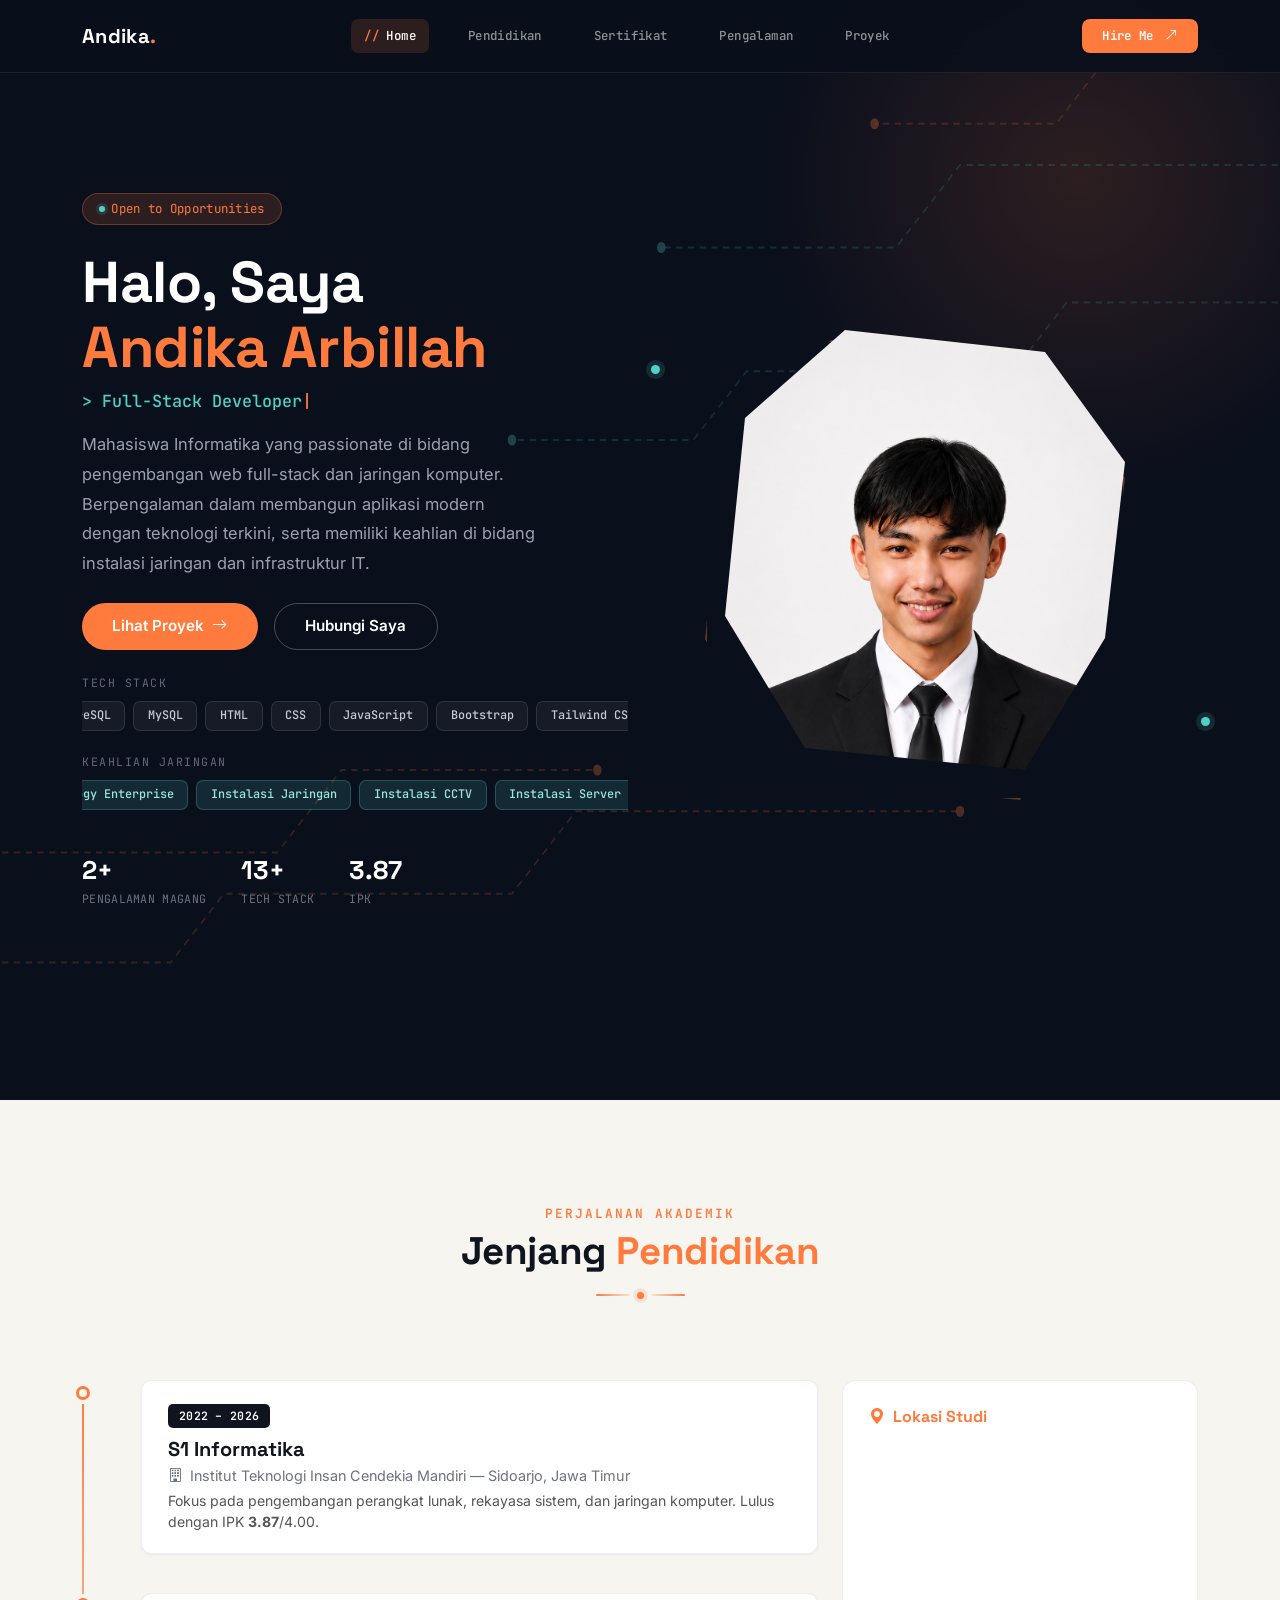
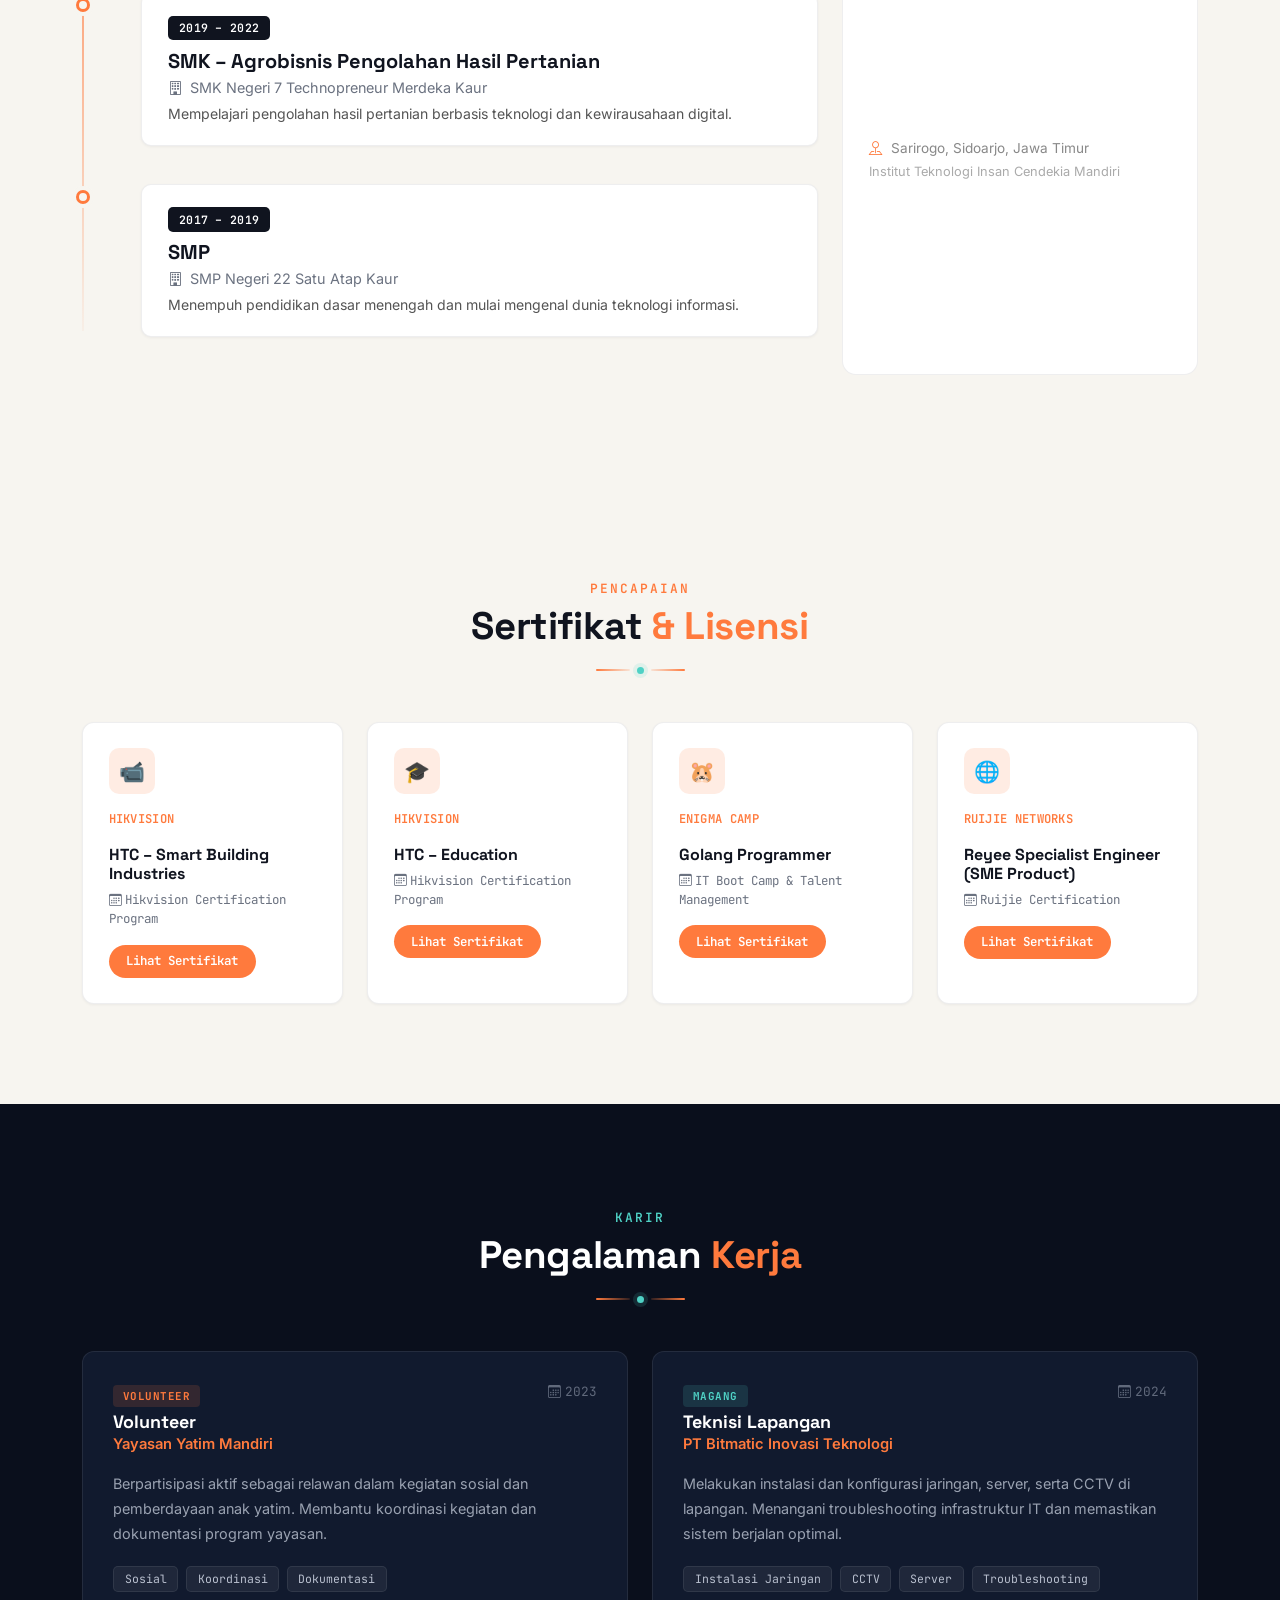
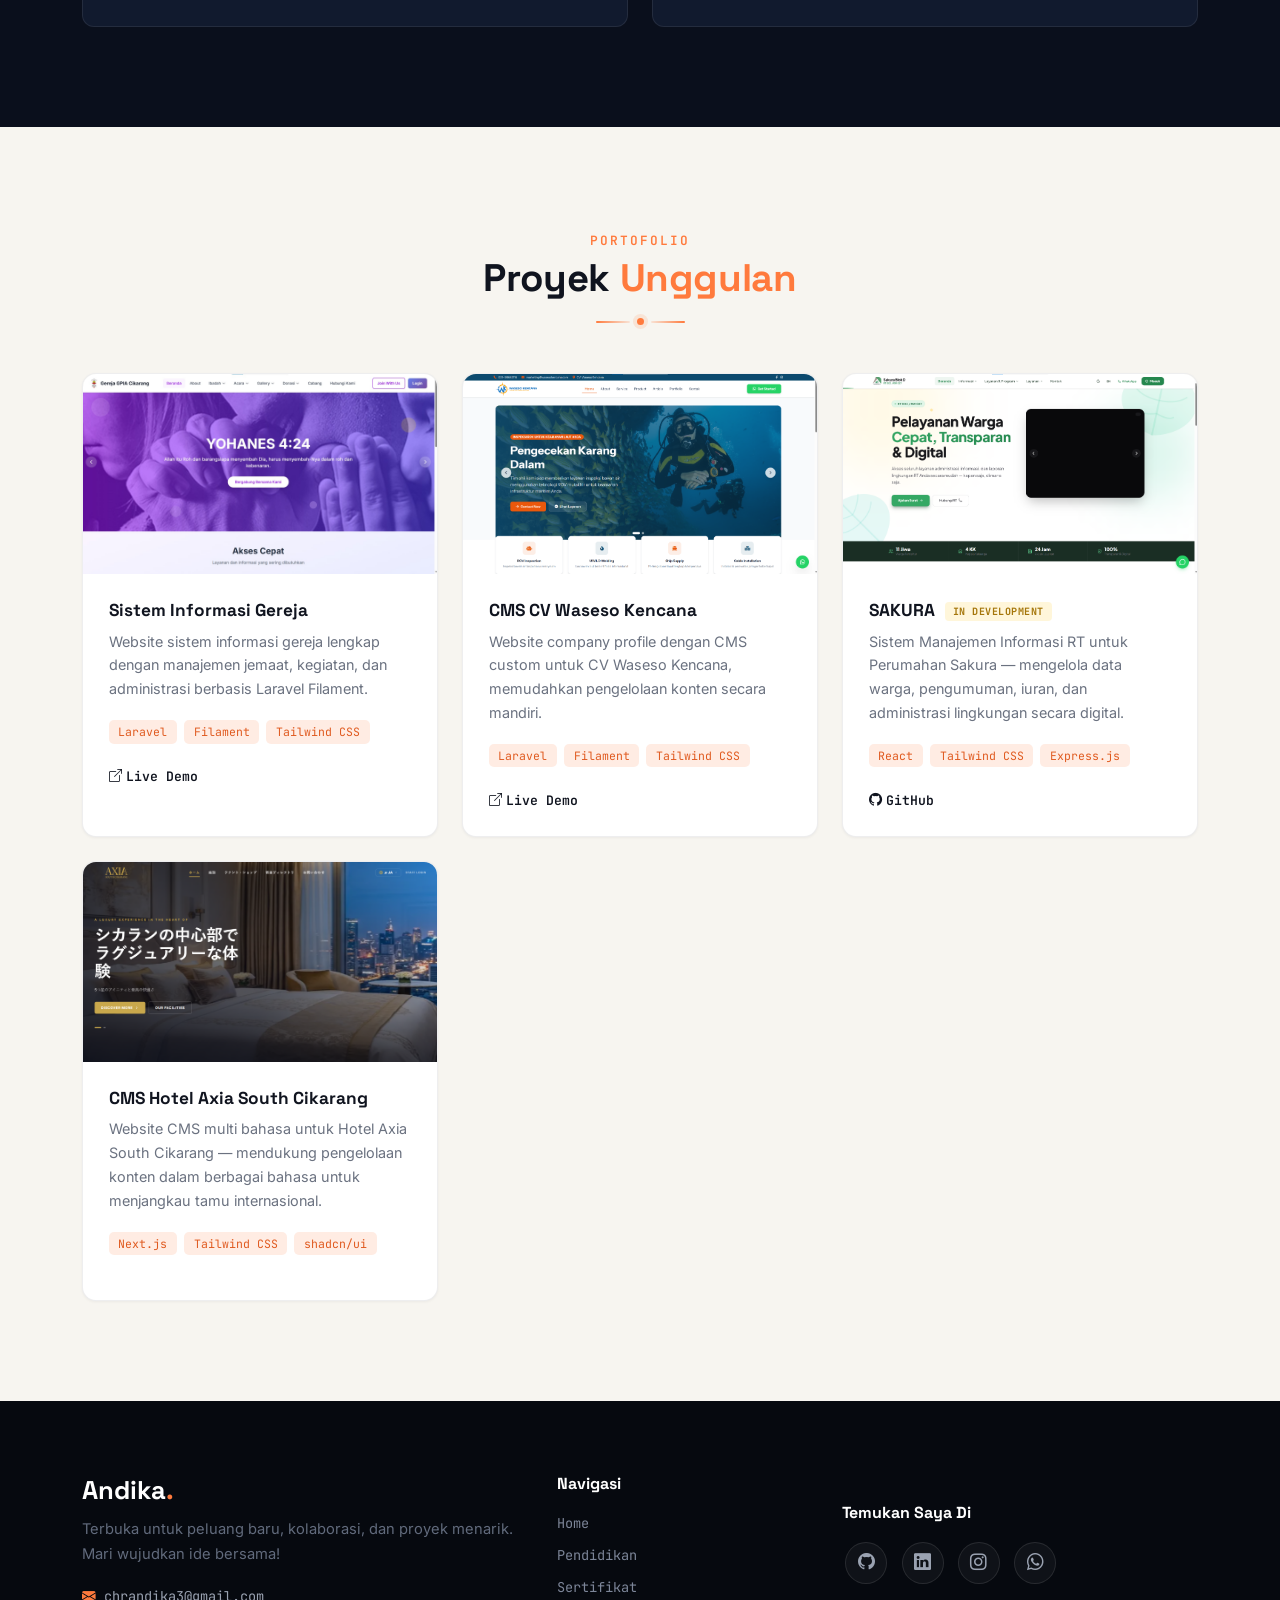
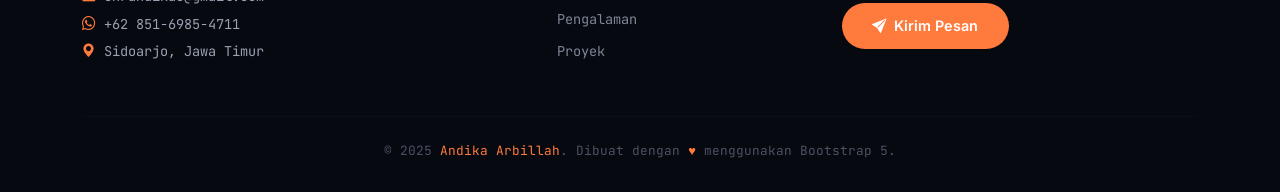
<file: index.html>
<!DOCTYPE html>
<html lang="id">
<head>
  <meta charset="UTF-8" />
  <meta name="viewport" content="width=device-width, initial-scale=1.0" />
  <title>Portfolio | Andika Arbillah</title>
  <link rel="preconnect" href="https://fonts.googleapis.com">
  <link rel="preconnect" href="https://fonts.gstatic.com" crossorigin>
  <link href="https://fonts.googleapis.com/css2?family=Space+Grotesk:wght@500;600;700&family=Inter:wght@400;500;600;700&family=JetBrains+Mono:wght@400;500;600;700&display=swap" rel="stylesheet">
  <link rel="stylesheet" href="https://cdn.jsdelivr.net/npm/bootstrap@5.3.3/dist/css/bootstrap.min.css" />
  <link rel="stylesheet" href="https://cdn.jsdelivr.net/npm/bootstrap-icons@1.11.3/font/bootstrap-icons.min.css" />
  <link rel="stylesheet" href="style.css" />
  <meta name="google-site-verification" content="7OQx11G2ajsdCFjYaMOAYIms66Ih3d9OBrdSCJm0bKQ" />
</head>
<body>

<!-- ── NAVBAR ── -->
<nav class="navbar navbar-expand-lg fixed-top">
  <div class="container">
    <a class="navbar-brand" href="#">Andika<span class="brand-dot">.</span></a>
    <button class="navbar-toggler border-0" type="button" data-bs-toggle="collapse" data-bs-target="#navMenu">
      <i class="bi bi-list text-white fs-3"></i>
    </button>
    <div class="collapse navbar-collapse" id="navMenu">
      <ul class="navbar-nav mx-auto gap-1">
        <li class="nav-item"><a class="nav-link" href="#hero">Home</a></li>
        <li class="nav-item"><a class="nav-link" href="#education">Pendidikan</a></li>
        <li class="nav-item"><a class="nav-link" href="#certificates">Sertifikat</a></li>
        <li class="nav-item"><a class="nav-link" href="#experience">Pengalaman</a></li>
        <li class="nav-item"><a class="nav-link" href="#projects">Proyek</a></li>
      </ul>
      <a href="#footer" class="nav-cta">Hire Me <i class="bi bi-arrow-up-right ms-1"></i></a>
    </div>
  </div>
</nav>

<!-- ── HERO ── -->
<section id="hero">

  <!-- Signature: circuit-trace background, echoes the network topologies he installs -->
  <svg class="hero-circuit-bg" viewBox="0 0 1200 800" preserveAspectRatio="none" aria-hidden="true">
    <path class="trace" d="M -20 620 H 260 L 320 560 H 560" />
    <path class="trace" d="M -20 700 H 160 L 210 650 H 480 L 540 590 H 900" />
    <path class="trace cy" d="M 1220 120 H 900 L 840 180 H 620" />
    <path class="trace cy" d="M 1220 220 H 1000 L 950 270 H 700 L 650 320 H 480" />
    <path class="trace" d="M 1220 40 H 1040 L 990 90 H 820" />
    <circle class="node" cx="560" cy="560" r="4" />
    <circle class="node" cx="900" cy="590" r="4" />
    <circle class="node cy" cx="620" cy="180" r="4" />
    <circle class="node cy" cx="480" cy="320" r="4" />
    <circle class="node" cx="820" cy="90" r="4" />
  </svg>

  <div class="container" style="position:relative; z-index:1;">
    <div class="row align-items-center min-vh-100 py-5">

      <!-- Right: Bubble Image (mobile: order-1 = tampil pertama) -->
      <div class="col-lg-6 col-md-12 hero-img-wrap order-1 order-lg-2">
        <div class="bubble-ring"></div>
        <div class="bubble-clip">
          <img src="assets/hero.png" alt="Andika Arbillah" />
        </div>
        <span class="bubble-node" style="top:8%; left:2%;"></span>
        <span class="bubble-node" style="bottom:10%; right:0%;"></span>
      </div>

      <!-- Left: Description (mobile: order-2 = tampil kedua) -->
      <div class="col-lg-6 col-md-12 order-2 order-lg-1">
        <span class="hero-badge"><span class="dot"></span> Open to Opportunities</span>
        <h1 class="hero-title mt-2">
          Halo, Saya<br>
          <span class="highlight">Andika Arbillah</span>
        </h1>
        <p class="hero-typed-line">
          &gt; <span id="typed"></span><span class="caret">|</span>
        </p>
        <p class="hero-desc mt-3">
          Mahasiswa Informatika yang passionate di bidang pengembangan web full-stack dan jaringan komputer.
          Berpengalaman dalam membangun aplikasi modern dengan teknologi terkini, serta memiliki keahlian di bidang instalasi jaringan dan infrastruktur IT.
        </p>
        <div class="d-flex flex-wrap gap-3 mt-4">
          <a href="#projects" class="btn-orange">Lihat Proyek <i class="bi bi-arrow-right ms-1"></i></a>
          <a href="#footer" class="btn-outline-orange">Hubungi Saya</a>
        </div>

        <!-- Tech Stack Scroll -->
        <div class="mt-4">
          <p class="stack-label">Tech Stack</p>
          <div class="techstack-scroll">
            <span class="ts-badge">PostgreSQL</span>
            <span class="ts-badge">MySQL</span>
            <span class="ts-badge">HTML</span>
            <span class="ts-badge">CSS</span>
            <span class="ts-badge">JavaScript</span>
            <span class="ts-badge">Bootstrap</span>
            <span class="ts-badge">Tailwind CSS</span>
            <span class="ts-badge">PHP</span>
            <span class="ts-badge">Laravel</span>
            <span class="ts-badge">React</span>
            <span class="ts-badge">Next.js</span>
            <span class="ts-badge">Express.js</span>
            <span class="ts-badge">Golang</span>
          </div>
        </div>

        <!-- Network Skills Scroll -->
        <div class="mt-3">
          <p class="stack-label">Keahlian Jaringan</p>
          <div class="techstack-scroll">
            <span class="ts-badge ts-net">Topology Enterprise</span>
            <span class="ts-badge ts-net">Instalasi Jaringan</span>
            <span class="ts-badge ts-net">Instalasi CCTV</span>
            <span class="ts-badge ts-net">Instalasi Server</span>
            <span class="ts-badge ts-net">Troubleshooting</span>
          </div>
        </div>

        <div class="hero-stats">
          <div>
            <div class="hero-stat-num">2+</div>
            <div class="hero-stat-label">Pengalaman Magang</div>
          </div>
          <div>
            <div class="hero-stat-num">13+</div>
            <div class="hero-stat-label">Tech Stack</div>
          </div>
          <div>
            <div class="hero-stat-num">3.87</div>
            <div class="hero-stat-label">IPK</div>
          </div>
        </div>
      </div>

    </div>
  </div>
</section>

<!-- ── EDUCATION ── -->
<section id="education">
  <div class="container">
    <div class="row">
      <div class="col-12 text-center mb-5 reveal">
        <span class="section-tag">Perjalanan Akademik</span>
        <h2 class="section-title mt-1">Jenjang <span>Pendidikan</span></h2>
        <div class="circuit-divider mx-auto"><span class="seg"></span><span class="node"></span><span class="seg rev"></span></div>
      </div>
    </div>
    <div class="row justify-content-center">
      <div class="col-lg-8">
        <div class="timeline">

          <div class="timeline-item">
            <div class="timeline-dot"></div>
            <div class="timeline-card">
              <span class="timeline-year">2022 – 2026</span>
              <h5 class="fw-bold mb-1">S1 Informatika</h5>
              <p class="timeline-school mb-1"><i class="bi bi-building me-1"></i> Institut Teknologi Insan Cendekia Mandiri — Sidoarjo, Jawa Timur</p>
              <p class="mb-0" style="font-size:.88rem; color:#555;">
                Fokus pada pengembangan perangkat lunak, rekayasa sistem, dan jaringan komputer. Lulus dengan IPK <strong>3.87</strong>/4.00.
              </p>
            </div>
          </div>

          <div class="timeline-item">
            <div class="timeline-dot"></div>
            <div class="timeline-card">
              <span class="timeline-year">2019 – 2022</span>
              <h5 class="fw-bold mb-1">SMK – Agrobisnis Pengolahan Hasil Pertanian</h5>
              <p class="timeline-school mb-1"><i class="bi bi-building me-1"></i> SMK Negeri 7 Technopreneur Merdeka Kaur</p>
              <p class="mb-0" style="font-size:.88rem; color:#555;">
                Mempelajari pengolahan hasil pertanian berbasis teknologi dan kewirausahaan digital.
              </p>
            </div>
          </div>

          <div class="timeline-item">
            <div class="timeline-dot"></div>
            <div class="timeline-card">
              <span class="timeline-year">2017 – 2019</span>
              <h5 class="fw-bold mb-1">SMP</h5>
              <p class="timeline-school mb-1"><i class="bi bi-building me-1"></i> SMP Negeri 22 Satu Atap Kaur</p>
              <p class="mb-0" style="font-size:.88rem; color:#555;">
                Menempuh pendidikan dasar menengah dan mulai mengenal dunia teknologi informasi.
              </p>
            </div>
          </div>

        </div>
      </div>

      <!-- Map Visual -->
      <div class="col-lg-4 reveal">
        <div class="map-card">
          <h6 class="fw-bold mb-3"><i class="bi bi-geo-alt-fill me-2"></i>Lokasi Studi</h6>
          <div style="border-radius:10px; overflow:hidden; height:280px;">
            <iframe
              src="https://www.openstreetmap.org/export/embed.html?bbox=112.6806%2C-7.4318%2C112.6836%2C-7.4297&layer=mapnik&marker=-7.430740%2C112.681647"
              width="100%" height="100%" style="border:0;" loading="lazy"
              title="Peta Lokasi Kampus">
            </iframe>
          </div>
          <p class="mt-3 mb-1" style="font-size:.85rem; color:#888;">
            <i class="bi bi-pin-map me-1" style="color:var(--accent)"></i>
            Sarirogo, Sidoarjo, Jawa Timur
          </p>
          <p class="mb-0" style="font-size:.8rem; color:#aaa;">Institut Teknologi Insan Cendekia Mandiri</p>
        </div>
      </div>

    </div>
  </div>
</section>

<!-- ── CERTIFICATES ── -->
<section id="certificates">
  <div class="container">
    <div class="text-center mb-5 reveal">
      <span class="section-tag">Pencapaian</span>
      <h2 class="section-title mt-1">Sertifikat <span>& Lisensi</span></h2>
      <div class="circuit-divider mx-auto"><span class="seg"></span><span class="node cy"></span><span class="seg rev"></span></div>
    </div>
    <div class="row g-4">

      <div class="col-lg-3 col-md-6 reveal">
        <div class="cert-card">
          <div class="cert-icon">📹</div>
          <p class="cert-issuer">Hikvision</p>
          <h6 class="fw-bold">HTC – Smart Building Industries</h6>
          <p class="cert-year"><i class="bi bi-calendar3 me-1"></i>Hikvision Certification Program</p>
          <a href="assets/sertifcation/htc-smart-building-industries.jpg" target="_blank" class="btn-orange">Lihat Sertifikat</a>
        </div>
      </div>

      <div class="col-lg-3 col-md-6 reveal">
        <div class="cert-card">
          <div class="cert-icon">🎓</div>
          <p class="cert-issuer">Hikvision</p>
          <h6 class="fw-bold">HTC – Education</h6>
          <p class="cert-year"><i class="bi bi-calendar3 me-1"></i>Hikvision Certification Program</p>
          <a href="assets/sertifcation/htc-education.jpg" target="_blank" class="btn-orange">Lihat Sertifikat</a>
        </div>
      </div>

      <div class="col-lg-3 col-md-6 reveal">
        <div class="cert-card">
          <div class="cert-icon">🐹</div>
          <p class="cert-issuer">Enigma Camp</p>
          <h6 class="fw-bold">Golang Programmer</h6>
          <p class="cert-year"><i class="bi bi-calendar3 me-1"></i>IT Boot Camp & Talent Management</p>
          <a href="assets/sertifcation/golang-programmer.pdf" target="_blank" class="btn-orange">Lihat Sertifikat</a>
        </div>
      </div>

      <div class="col-lg-3 col-md-6 reveal">
        <div class="cert-card">
          <div class="cert-icon">🌐</div>
          <p class="cert-issuer">Ruijie Networks</p>
          <h6 class="fw-bold">Reyee Specialist Engineer (SME Product)</h6>
          <p class="cert-year"><i class="bi bi-calendar3 me-1"></i>Ruijie Certification</p>
          <a href="assets/sertifcation/ruijee-sertification.pdf" target="_blank" class="btn-orange">Lihat Sertifikat</a>
        </div>
      </div>

    </div>
  </div>
</section>

<!-- ── EXPERIENCE ── -->
<section id="experience">
  <div class="container">
    <div class="text-center mb-5 reveal">
      <span class="section-tag">Karir</span>
      <h2 class="section-title mt-1">Pengalaman <span>Kerja</span></h2>
      <div class="circuit-divider mx-auto"><span class="seg"></span><span class="node cy"></span><span class="seg rev"></span></div>
    </div>
    <div class="row g-4 justify-content-center">

      <div class="col-lg-6 reveal">
        <div class="exp-card">
          <div class="d-flex justify-content-between align-items-start flex-wrap gap-2 mb-3">
            <div>
              <span class="exp-type-badge">Volunteer</span>
              <h5 class="exp-title mb-0 mt-1">Volunteer</h5>
              <p class="exp-company mb-0">Yayasan Yatim Mandiri</p>
            </div>
            <span class="exp-period"><i class="bi bi-calendar3 me-1"></i>2023</span>
          </div>
          <p class="exp-desc mb-3">
            Berpartisipasi aktif sebagai relawan dalam kegiatan sosial dan pemberdayaan anak yatim.
            Membantu koordinasi kegiatan dan dokumentasi program yayasan.
          </p>
          <div>
            <span class="exp-tag">Sosial</span>
            <span class="exp-tag">Koordinasi</span>
            <span class="exp-tag">Dokumentasi</span>
          </div>
        </div>
      </div>

      <div class="col-lg-6 reveal">
        <div class="exp-card">
          <div class="d-flex justify-content-between align-items-start flex-wrap gap-2 mb-3">
            <div>
              <span class="exp-type-badge cy">Magang</span>
              <h5 class="exp-title mb-0 mt-1">Teknisi Lapangan</h5>
              <p class="exp-company mb-0">PT Bitmatic Inovasi Teknologi</p>
            </div>
            <span class="exp-period"><i class="bi bi-calendar3 me-1"></i>2024</span>
          </div>
          <p class="exp-desc mb-3">
            Melakukan instalasi dan konfigurasi jaringan, server, serta CCTV di lapangan.
            Menangani troubleshooting infrastruktur IT dan memastikan sistem berjalan optimal.
          </p>
          <div>
            <span class="exp-tag">Instalasi Jaringan</span>
            <span class="exp-tag">CCTV</span>
            <span class="exp-tag">Server</span>
            <span class="exp-tag">Troubleshooting</span>
          </div>
        </div>
      </div>

    </div>
  </div>
</section>

<!-- ── PROJECTS ── -->
<section id="projects">
  <div class="container">
    <div class="text-center mb-5 reveal">
      <span class="section-tag">Portofolio</span>
      <h2 class="section-title mt-1">Proyek <span>Unggulan</span></h2>
      <div class="circuit-divider mx-auto"><span class="seg"></span><span class="node"></span><span class="seg rev"></span></div>
    </div>
    <div class="row g-4">

      <div class="col-lg-4 col-md-6 reveal">
        <div class="project-card">
          <div class="project-img project-img-cover">
            <img src="assets/projects/gpia-net.jpeg" alt="Sistem Informasi Gereja GPIA" />
          </div>
          <div class="project-body">
            <h5 class="project-title">Sistem Informasi Gereja</h5>
            <p class="project-desc">Website sistem informasi gereja lengkap dengan manajemen jemaat, kegiatan, dan administrasi berbasis Laravel Filament.</p>
            <div class="mb-3">
              <span class="project-tag">Laravel</span>
              <span class="project-tag">Filament</span>
              <span class="project-tag">Tailwind CSS</span>
            </div>
            <div class="project-links">
              <a href="https://gpia.net" target="_blank"><i class="bi bi-box-arrow-up-right me-1"></i>Live Demo</a>
            </div>
          </div>
        </div>
      </div>

      <div class="col-lg-4 col-md-6 reveal">
        <div class="project-card">
          <div class="project-img project-img-cover">
            <img src="assets/projects/wasesokencana.png" alt="CMS CV Waseso Kencana" />
          </div>
          <div class="project-body">
            <h5 class="project-title">CMS CV Waseso Kencana</h5>
            <p class="project-desc">Website company profile dengan CMS custom untuk CV Waseso Kencana, memudahkan pengelolaan konten secara mandiri.</p>
            <div class="mb-3">
              <span class="project-tag">Laravel</span>
              <span class="project-tag">Filament</span>
              <span class="project-tag">Tailwind CSS</span>
            </div>
            <div class="project-links">
              <a href="https://wasesokencana.id" target="_blank"><i class="bi bi-box-arrow-up-right me-1"></i>Live Demo</a>
            </div>
          </div>
        </div>
      </div>

      <div class="col-lg-4 col-md-6 reveal">
        <div class="project-card">
          <div class="project-img project-img-cover">
            <img src="assets/projects/sakura.png" alt="SAKURA - Sistem Manajemen Informasi RT" />
          </div>
          <div class="project-body">
            <h5 class="project-title">SAKURA <span class="project-wip">In Development</span></h5>
            <p class="project-desc">Sistem Manajemen Informasi RT untuk Perumahan Sakura — mengelola data warga, pengumuman, iuran, dan administrasi lingkungan secara digital.</p>
            <div class="mb-3">
              <span class="project-tag">React</span>
              <span class="project-tag">Tailwind CSS</span>
              <span class="project-tag">Express.js</span>
            </div>
            <div class="project-links">
              <a href="https://github.com/restoredatakuliahku-ux" target="_blank"><i class="bi bi-github me-1"></i>GitHub</a>
            </div>
          </div>
        </div>
      </div>

      <div class="col-lg-4 col-md-6 reveal">
        <div class="project-card">
          <div class="project-img project-img-cover">
            <img src="assets/projects/axia-hotel-south-cikarang.png" alt="CMS Hotel Axia South Cikarang" />
          </div>
          <div class="project-body">
            <h5 class="project-title">CMS Hotel Axia South Cikarang</h5>
            <p class="project-desc">Website CMS multi bahasa untuk Hotel Axia South Cikarang — mendukung pengelolaan konten dalam berbagai bahasa untuk menjangkau tamu internasional.</p>
            <div class="mb-3">
              <span class="project-tag">Next.js</span>
              <span class="project-tag">Tailwind CSS</span>
              <span class="project-tag">shadcn/ui</span>
            </div>
          </div>
        </div>
      </div>


    </div>
  </div>
</section>

<!-- ── FOOTER ── -->
<footer id="footer">
  <div class="container">
    <div class="row align-items-center">
      <div class="col-lg-5 mb-4 mb-lg-0">
        <div class="footer-name">Andika<span>.</span></div>
        <p class="footer-desc mt-2">
          Terbuka untuk peluang baru, kolaborasi, dan proyek menarik.<br>
          Mari wujudkan ide bersama!
        </p>
        <p class="footer-contact mt-3">
          <i class="bi bi-envelope-fill me-2" style="color:var(--accent)"></i>chrandika3@gmail.com<br>
          <i class="bi bi-whatsapp me-2" style="color:var(--accent)"></i>+62 851-6985-4711<br>
          <i class="bi bi-geo-alt-fill me-2" style="color:var(--accent)"></i>Sidoarjo, Jawa Timur
        </p>
      </div>
      <div class="col-lg-3 mb-4 mb-lg-0">
        <h6 class="text-white fw-bold mb-3">Navigasi</h6>
        <ul class="list-unstyled" style="color:#555;">
          <li class="mb-2"><a href="#hero" style="color:#7d8699; text-decoration:none;" onmouseover="this.style.color='var(--accent)'" onmouseout="this.style.color='#7d8699'">Home</a></li>
          <li class="mb-2"><a href="#education" style="color:#7d8699; text-decoration:none;" onmouseover="this.style.color='var(--accent)'" onmouseout="this.style.color='#7d8699'">Pendidikan</a></li>
          <li class="mb-2"><a href="#certificates" style="color:#7d8699; text-decoration:none;" onmouseover="this.style.color='var(--accent)'" onmouseout="this.style.color='#7d8699'">Sertifikat</a></li>
          <li class="mb-2"><a href="#experience" style="color:#7d8699; text-decoration:none;" onmouseover="this.style.color='var(--accent)'" onmouseout="this.style.color='#7d8699'">Pengalaman</a></li>
          <li class="mb-2"><a href="#projects" style="color:#7d8699; text-decoration:none;" onmouseover="this.style.color='var(--accent)'" onmouseout="this.style.color='#7d8699'">Proyek</a></li>
        </ul>
      </div>
      <div class="col-lg-4">
        <h6 class="text-white fw-bold mb-3">Temukan Saya Di</h6>
        <div class="d-flex flex-wrap gap-2 mb-3">
          <a href="https://github.com/restoredatakuliahku-ux" target="_blank" class="social-link" title="GitHub"><i class="bi bi-github"></i></a>
          <a href="https://www.linkedin.com/in/andika-arbillah-a3b56b2a6/" target="_blank" class="social-link" title="LinkedIn"><i class="bi bi-linkedin"></i></a>
          <a href="https://www.instagram.com/andika_arbillah/" target="_blank" class="social-link" title="Instagram"><i class="bi bi-instagram"></i></a>
          <a href="https://wa.me/6285169854711" target="_blank" class="social-link" title="WhatsApp"><i class="bi bi-whatsapp"></i></a>
        </div>
        <a href="mailto:chrandika3@gmail.com" class="btn-orange" style="font-size:.9rem;">
          <i class="bi bi-send-fill me-2"></i>Kirim Pesan
        </a>
      </div>
    </div>
    <hr class="footer-divider" />
    <div class="text-center footer-copy">
      © 2025 <span>Andika Arbillah</span>. Dibuat dengan <span>♥</span> menggunakan Bootstrap 5.
    </div>
  </div>
</footer>

<script src="https://cdn.jsdelivr.net/npm/bootstrap@5.3.3/dist/js/bootstrap.bundle.min.js"></script>
<script src="script.js"></script>
</body>
</html>
</file>
<file: style.css>
:root {
  /* ── Color tokens ── */
  --ink: #0a0f1c;           /* deep navy-black — base dark surface */
  --ink-soft: #111a2e;      /* elevated dark surface (cards on dark) */
  --ink-line: rgba(255,255,255,.08);
  --paper: #f7f5f0;         /* warm off-white — base light surface */
  --paper-card: #ffffff;
  --ink-900: #10141f;       /* primary text on light */
  --muted: #6b7280;
  --muted-dark: #7d8699;

  --accent: #ff7a3d;        /* signal orange — primary accent */
  --accent-deep: #e05a1f;
  --accent-dim: rgba(255,122,61,.14);
  --cyan: #4fd1c5;          /* network / infra accent */
  --cyan-dim: rgba(79,209,197,.14);

  /* ── Type tokens ── */
  --font-display: 'Space Grotesk', 'Segoe UI', sans-serif;
  --font-body: 'Inter', 'Segoe UI', sans-serif;
  --font-mono: 'JetBrains Mono', ui-monospace, monospace;
}

* { margin: 0; padding: 0; box-sizing: border-box; }

html { scroll-behavior: smooth; }

body {
  font-family: var(--font-body);
  background: var(--paper);
  color: var(--ink-900);
  overflow-x: hidden;
  -webkit-font-smoothing: antialiased;
}

@media (prefers-reduced-motion: reduce) {
  *, *::before, *::after { animation-duration: .001ms !important; animation-iteration-count: 1 !important; transition-duration: .001ms !important; }
}

a { outline-offset: 3px; }
:focus-visible { outline: 2px solid var(--accent); outline-offset: 3px; }

/* ── CIRCUIT DIVIDER (signature element) ──
   A short trace-and-node motif used everywhere a rule/divider is needed —
   nods to the PCB traces & network topologies this person actually builds. */
.circuit-divider {
  display: flex;
  align-items: center;
  gap: 7px;
  margin: 1.1rem 0 2.1rem;
}
.circuit-divider.mx-auto { justify-content: center; }
.circuit-divider .seg {
  height: 2px;
  width: 34px;
  background: linear-gradient(90deg, var(--accent), rgba(255,122,61,.15));
  border-radius: 2px;
}
.circuit-divider .seg.rev { background: linear-gradient(90deg, rgba(255,122,61,.15), var(--accent)); }
.circuit-divider .node {
  width: 7px; height: 7px;
  border-radius: 50%;
  background: var(--accent);
  box-shadow: 0 0 0 4px var(--accent-dim);
  flex-shrink: 0;
}
.circuit-divider .node.cy { background: var(--cyan); box-shadow: 0 0 0 4px var(--cyan-dim); }

/* ── NAVBAR ── */
.navbar {
  background: rgba(10,15,28,.92);
  backdrop-filter: blur(14px);
  padding: 1.1rem 0;
  border-bottom: 1px solid var(--ink-line);
  transition: padding .3s ease, background .3s ease;
}
.navbar-brand {
  font-family: var(--font-display);
  font-size: 1.25rem;
  font-weight: 700;
  letter-spacing: .3px;
  color: #fff !important;
  text-decoration: none;
}
.brand-dot { color: var(--accent); }
.nav-link {
  font-family: var(--font-mono);
  color: rgba(255,255,255,.55) !important;
  font-size: .78rem;
  font-weight: 500;
  letter-spacing: .4px;
  padding: .45rem .8rem !important;
  border-radius: 7px;
  transition: all .25s;
  position: relative;
}
.nav-link::before { content: '// '; color: var(--accent); opacity: 0; transition: opacity .2s; }
.nav-link:hover::before, .nav-link.active::before { opacity: 1; }
.nav-link:hover { color: #fff !important; background: rgba(255,255,255,.05); }
.nav-link.active { color: #fff !important; background: var(--accent-dim); }
.nav-cta {
  background: var(--accent);
  color: #fff;
  font-family: var(--font-mono);
  font-size: .78rem;
  font-weight: 600;
  padding: .5rem 1.3rem;
  border-radius: 8px;
  text-decoration: none;
  transition: all .25s;
  white-space: nowrap;
  letter-spacing: .3px;
}
.nav-cta:hover { background: var(--accent-deep); color: #fff; transform: translateY(-1px); }

/* ── HERO ── */
#hero {
  min-height: 100vh;
  background: var(--ink);
  display: flex;
  align-items: center;
  position: relative;
  overflow: hidden;
}
.hero-circuit-bg {
  position: absolute;
  inset: 0;
  width: 100%;
  height: 100%;
  opacity: .5;
  pointer-events: none;
}
.hero-circuit-bg .trace {
  fill: none;
  stroke: rgba(255,122,61,.35);
  stroke-width: 1.4;
  stroke-dasharray: 6 5;
  animation: traceFlow 14s linear infinite;
}
.hero-circuit-bg .trace.cy { stroke: rgba(79,209,197,.3); animation-duration: 18s; animation-direction: reverse; }
.hero-circuit-bg .node { fill: var(--accent); opacity: .55; }
.hero-circuit-bg .node.cy { fill: var(--cyan); }
@keyframes traceFlow { to { stroke-dashoffset: -110; } }

#hero::before {
  content: '';
  position: absolute;
  width: 640px; height: 640px;
  background: radial-gradient(circle, rgba(255,122,61,.14) 0%, transparent 70%);
  top: -140px; right: -120px;
  border-radius: 50%;
}
.hero-badge {
  display: inline-flex;
  align-items: center;
  gap: .4rem;
  font-family: var(--font-mono);
  background: var(--accent-dim);
  color: var(--accent);
  border: 1px solid rgba(255,122,61,.3);
  padding: .35rem 1rem;
  border-radius: 50px;
  font-size: .78rem;
  letter-spacing: .3px;
  margin-bottom: 1.1rem;
}
.hero-badge .dot {
  width: 6px; height: 6px; border-radius: 50%;
  background: var(--cyan);
  box-shadow: 0 0 0 3px var(--cyan-dim);
  animation: pulseDot 2s ease-in-out infinite;
}
@keyframes pulseDot { 0%,100% { opacity: 1; } 50% { opacity: .35; } }

.hero-title {
  font-family: var(--font-display);
  font-size: clamp(2.1rem, 5vw, 3.6rem);
  font-weight: 700;
  color: #fff;
  line-height: 1.12;
  letter-spacing: -.5px;
}
.hero-title .highlight { color: var(--accent); }
.hero-eyebrow {
  font-family: var(--font-mono);
  color: #8a93a6;
  font-size: .95rem;
  letter-spacing: .2px;
}
.hero-typed-line {
  font-family: var(--font-mono);
  color: var(--cyan);
  font-size: 1.05rem;
  font-weight: 500;
  margin-top: .6rem;
}
.hero-typed-line .caret { color: var(--accent); }
.hero-desc { color: #9aa2b1; font-size: 1.03rem; line-height: 1.8; max-width: 46ch; }

.btn-orange {
  background: var(--accent);
  color: #fff;
  border: none;
  padding: .75rem 1.9rem;
  border-radius: 50px;
  font-weight: 600;
  font-size: .95rem;
  transition: all .3s;
  text-decoration: none;
  display: inline-block;
}
.btn-orange:hover { background: var(--accent-deep); color: #fff; transform: translateY(-2px); box-shadow: 0 10px 26px rgba(255,122,61,.35); }
.btn-outline-orange {
  background: transparent;
  color: #fff;
  border: 1.5px solid rgba(255,255,255,.25);
  padding: .7rem 1.9rem;
  border-radius: 50px;
  font-weight: 600;
  font-size: .95rem;
  transition: all .3s;
  text-decoration: none;
  display: inline-block;
}
.btn-outline-orange:hover { border-color: var(--accent); color: var(--accent); transform: translateY(-2px); }

/* Bubble image */
.hero-img-wrap { position: relative; display: flex; justify-content: center; align-items: center; }
.bubble-clip {
  width: 400px; height: 440px;
  clip-path: polygon(30% 0%, 80% 5%, 100% 30%, 95% 70%, 75% 100%, 20% 95%, 0% 65%, 5% 20%);
  overflow: hidden;
  position: relative;
  animation: floatBubble 7s ease-in-out infinite;
}
.bubble-clip img { width: 100%; height: 100%; object-fit: cover; object-position: top center; }
.bubble-ring {
  position: absolute;
  width: 420px; height: 460px;
  border: 2px solid rgba(255,122,61,.35);
  clip-path: polygon(30% 0%, 80% 5%, 100% 30%, 95% 70%, 75% 100%, 20% 95%, 0% 65%, 5% 20%);
  top: 10px; left: calc(50% - 220px);
  animation: floatBubble 7s ease-in-out infinite reverse;
}
.bubble-node {
  position: absolute;
  width: 9px; height: 9px;
  border-radius: 50%;
  background: var(--cyan);
  box-shadow: 0 0 0 5px var(--cyan-dim);
}
@keyframes floatBubble { 0%,100% { transform: translateY(0) rotate(0deg); } 50% { transform: translateY(-16px) rotate(1.5deg); } }

/* Stats row */
.hero-stats { display: flex; gap: 2.2rem; margin-top: 2.2rem; }
.hero-stat-num { font-family: var(--font-display); color: #fff; font-size: 1.6rem; font-weight: 700; }
.hero-stat-label { font-family: var(--font-mono); color: #6b7280; font-size: .72rem; letter-spacing: .3px; text-transform: uppercase; }

/* Tech stack + network skills */
.stack-label {
  font-family: var(--font-mono);
  color: #616a7c; font-size: .72rem; letter-spacing: 1.5px; text-transform: uppercase; margin-bottom: .6rem;
}
.techstack-scroll {
  display: flex;
  gap: .5rem;
  overflow-x: hidden;
  padding-bottom: .4rem;
  -webkit-overflow-scrolling: touch;
  max-width: 100%;
  user-select: none;
}
.ts-badge {
  font-family: var(--font-mono);
  background: rgba(255,255,255,.05);
  color: #c4cad6;
  border: 1px solid rgba(255,255,255,.1);
  font-size: .74rem;
  font-weight: 500;
  padding: .32rem .85rem;
  border-radius: 7px;
  white-space: nowrap;
  transition: all .25s;
  cursor: default;
}
.ts-badge:hover { background: var(--accent-dim); border-color: var(--accent); color: var(--accent); }
.ts-net { background: var(--cyan-dim); border-color: rgba(79,209,197,.25); color: #9fe6dd; }
.ts-net:hover { background: rgba(79,209,197,.22); border-color: var(--cyan); color: #fff; }

/* ── SECTION COMMON ── */
section { padding: 100px 0; }
.section-tag {
  font-family: var(--font-mono);
  color: var(--accent);
  font-size: .8rem;
  font-weight: 600;
  letter-spacing: 2px;
  text-transform: uppercase;
}
.section-title {
  font-family: var(--font-display);
  font-size: clamp(1.9rem, 3vw, 2.6rem);
  font-weight: 700;
  color: var(--ink-900);
  letter-spacing: -.4px;
}
.section-title span { color: var(--accent); }

/* ── EDUCATION TIMELINE ── */
#education { background: var(--paper); }
.timeline { position: relative; padding-left: 2.1rem; }
.timeline::before {
  content: '';
  position: absolute;
  left: 0; top: 6px; bottom: 6px;
  width: 2px;
  background: linear-gradient(to bottom, var(--accent), rgba(255,122,61,.05));
}
.timeline-item {
  position: relative;
  margin-bottom: 2.4rem;
  padding-left: 1.6rem;
  opacity: 0;
  transform: translateX(-24px);
  transition: all .6s ease;
}
.timeline-item.visible { opacity: 1; transform: translateX(0); }
.timeline-dot {
  position: absolute;
  left: -2.45rem;
  top: .35rem;
  width: 14px; height: 14px;
  background: var(--paper);
  border: 3px solid var(--accent);
  border-radius: 50%;
  box-shadow: 0 0 0 4px var(--paper);
}
.timeline-card {
  background: var(--paper-card);
  border-radius: 10px;
  padding: 1.3rem 1.6rem;
  box-shadow: 0 1px 3px rgba(16,20,31,.05);
  border: 1px solid rgba(16,20,31,.07);
  transition: transform .3s, box-shadow .3s, border-color .3s;
}
.timeline-card:hover { transform: translateX(6px); box-shadow: 0 10px 26px rgba(16,20,31,.08); border-color: rgba(255,122,61,.25); }
.timeline-card h5 { font-family: var(--font-display); font-weight: 700; }
.timeline-year {
  font-family: var(--font-mono);
  background: var(--ink-900);
  color: #fff;
  font-size: .72rem;
  font-weight: 600;
  padding: .22rem .7rem;
  border-radius: 5px;
  display: inline-block;
  margin-bottom: .55rem;
  letter-spacing: .3px;
}
.timeline-school { font-size: .9rem; color: var(--muted); }

/* Map card */
.map-card {
  background: var(--paper-card);
  border-radius: 14px;
  padding: 1.6rem;
  height: 100%;
  border: 1px solid rgba(16,20,31,.07);
}
.map-card h6 { font-family: var(--font-display); color: var(--accent); font-weight: 700; }

/* ── CERTIFICATES ── */
.cert-card {
  background: var(--paper-card);
  border-radius: 12px;
  padding: 1.6rem;
  box-shadow: 0 1px 3px rgba(16,20,31,.05);
  border: 1px solid rgba(16,20,31,.07);
  transition: all .3s;
  height: 100%;
}
.cert-card:hover { transform: translateY(-5px); box-shadow: 0 14px 30px rgba(16,20,31,.09); border-color: rgba(255,122,61,.25); }
.cert-icon {
  width: 46px; height: 46px;
  background: var(--accent-dim);
  border-radius: 10px;
  display: flex; align-items: center; justify-content: center;
  font-size: 1.3rem;
  margin-bottom: 1rem;
}
.cert-card h6 { font-family: var(--font-display); font-weight: 700; }
.cert-issuer { font-family: var(--font-mono); font-size: .76rem; color: var(--accent); font-weight: 600; letter-spacing: .3px; text-transform: uppercase; }
.cert-year { font-family: var(--font-mono); font-size: .78rem; color: var(--muted); }
.cert-card .btn-orange { font-size: .78rem; padding: .45rem 1.1rem; font-family: var(--font-mono); }

/* ── EXPERIENCE ── */
#experience { background: var(--ink); position: relative; overflow: hidden; }
#experience .section-title { color: #fff; }
#experience .section-tag { color: var(--cyan); }
.exp-type-badge {
  font-family: var(--font-mono);
  background: var(--accent-dim);
  color: var(--accent);
  font-size: .68rem;
  font-weight: 700;
  letter-spacing: .5px;
  text-transform: uppercase;
  padding: .18rem .6rem;
  border-radius: 4px;
  display: inline-block;
}
.exp-type-badge.cy { background: var(--cyan-dim); color: var(--cyan); }
.exp-card {
  background: var(--ink-soft);
  border: 1px solid var(--ink-line);
  border-radius: 12px;
  padding: 1.9rem;
  transition: all .3s;
  height: 100%;
}
.exp-card:hover { background: #15203a; border-color: rgba(255,122,61,.3); transform: translateY(-4px); }
.exp-title { font-family: var(--font-display); color: #fff; font-weight: 700; font-size: 1.12rem; }
.exp-company { color: var(--accent); font-weight: 600; font-size: .92rem; }
.exp-period { font-family: var(--font-mono); color: #616a7c; font-size: .8rem; }
.exp-desc { color: #9aa2b1; font-size: .9rem; line-height: 1.75; }
.exp-tag {
  font-family: var(--font-mono);
  background: rgba(255,255,255,.06);
  color: #b9c0cf;
  font-size: .72rem;
  padding: .22rem .65rem;
  border-radius: 5px;
  display: inline-block;
  margin: .2rem .25rem .2rem 0;
  border: 1px solid rgba(255,255,255,.08);
}

/* ── PROJECTS ── */
.project-card {
  background: var(--paper-card);
  border-radius: 14px;
  overflow: hidden;
  box-shadow: 0 1px 3px rgba(16,20,31,.05);
  border: 1px solid rgba(16,20,31,.07);
  transition: all .35s;
  height: 100%;
}
.project-card:hover { transform: translateY(-8px); box-shadow: 0 20px 44px rgba(16,20,31,.14); border-color: rgba(255,122,61,.3); }
.project-img { height: 200px; position: relative; overflow: hidden; }
.project-img-cover { background: #eeece5; display: block; padding: 0; }
.project-img-cover img { width: 100%; height: 100%; object-fit: cover; object-position: top center; display: block; transition: transform .5s ease; }
.project-card:hover .project-img-cover img { transform: scale(1.05); }
.project-body { padding: 1.6rem; }
.project-title { font-family: var(--font-display); font-weight: 700; font-size: 1.08rem; margin-bottom: .55rem; color: var(--ink-900); }
.project-wip {
  font-family: var(--font-mono);
  background: rgba(255,193,7,.15);
  color: #a5760a;
  font-size: .63rem;
  font-weight: 700;
  letter-spacing: .5px;
  text-transform: uppercase;
  padding: .18rem .5rem;
  border-radius: 4px;
  vertical-align: middle;
  margin-left: .4rem;
}
.project-desc { color: var(--muted); font-size: .9rem; line-height: 1.65; }
.project-tag {
  font-family: var(--font-mono);
  background: var(--accent-dim);
  color: var(--accent-deep);
  font-size: .72rem;
  padding: .2rem .6rem;
  border-radius: 5px;
  display: inline-block;
  margin: .2rem .2rem .2rem 0;
}
.project-links a {
  font-family: var(--font-mono);
  color: var(--ink-900);
  text-decoration: none;
  font-size: .82rem;
  font-weight: 600;
  margin-right: 1rem;
  transition: color .3s;
  border-bottom: 1px solid transparent;
}
.project-links a:hover { color: var(--accent); border-color: var(--accent); }

/* ── FOOTER ── */
footer { background: #06090f; padding: 70px 0 32px; position: relative; }
.footer-name { font-family: var(--font-display); color: #fff; font-size: 1.6rem; font-weight: 700; }
.footer-name span { color: var(--accent); }
.footer-desc { color: #616a7c; font-size: .92rem; line-height: 1.7; }
footer h6 { font-family: var(--font-display); }
footer .list-unstyled a { font-family: var(--font-mono); font-size: .85rem; }
.footer-contact { font-family: var(--font-mono); font-size: .85rem; color: #9aa2b1; line-height: 2; }
.social-link {
  width: 42px; height: 42px;
  background: rgba(255,255,255,.04);
  border: 1px solid rgba(255,255,255,.1);
  border-radius: 50%;
  display: inline-flex; align-items: center; justify-content: center;
  color: #9aa2b1;
  text-decoration: none;
  font-size: 1.05rem;
  transition: all .3s;
  margin: .2rem;
}
.social-link:hover { background: var(--accent); border-color: var(--accent); color: #fff; transform: translateY(-3px); }
.footer-divider { border-color: var(--ink-line); margin: 2.2rem 0 1.5rem; }
.footer-copy { font-family: var(--font-mono); color: #4b5262; font-size: .8rem; }
.footer-copy span { color: var(--accent); }

/* ── SCROLL REVEAL ── */
.reveal { opacity: 0; transform: translateY(28px); transition: all .7s ease; }
.reveal.visible { opacity: 1; transform: translateY(0); }

/* ── RESPONSIVE ── */
@media (max-width: 991px) {
  .nav-cta { margin-top: .6rem; display: inline-block; }
  .hero-stats { justify-content: center; }
}
@media (max-width: 768px) {
  .bubble-clip { width: 250px; height: 278px; }
  .bubble-ring { width: 264px; height: 292px; left: calc(50% - 132px); }
  #hero { text-align: center; }
  .hero-img-wrap { margin-bottom: 1.6rem; }
  .hero-desc { max-width: none; }
  .hero-stats { gap: 1.6rem; }
  .d-flex.flex-wrap.gap-3 { justify-content: center; }
  .circuit-divider.mx-auto { margin-left: auto; margin-right: auto; }

  footer { padding: 55px 20px 30px; }
  footer .container { padding-left: 24px; padding-right: 24px; }
  footer .col-lg-5, footer .col-lg-3, footer .col-lg-4 { padding-left: 4px; padding-right: 4px; }
}
</file>
